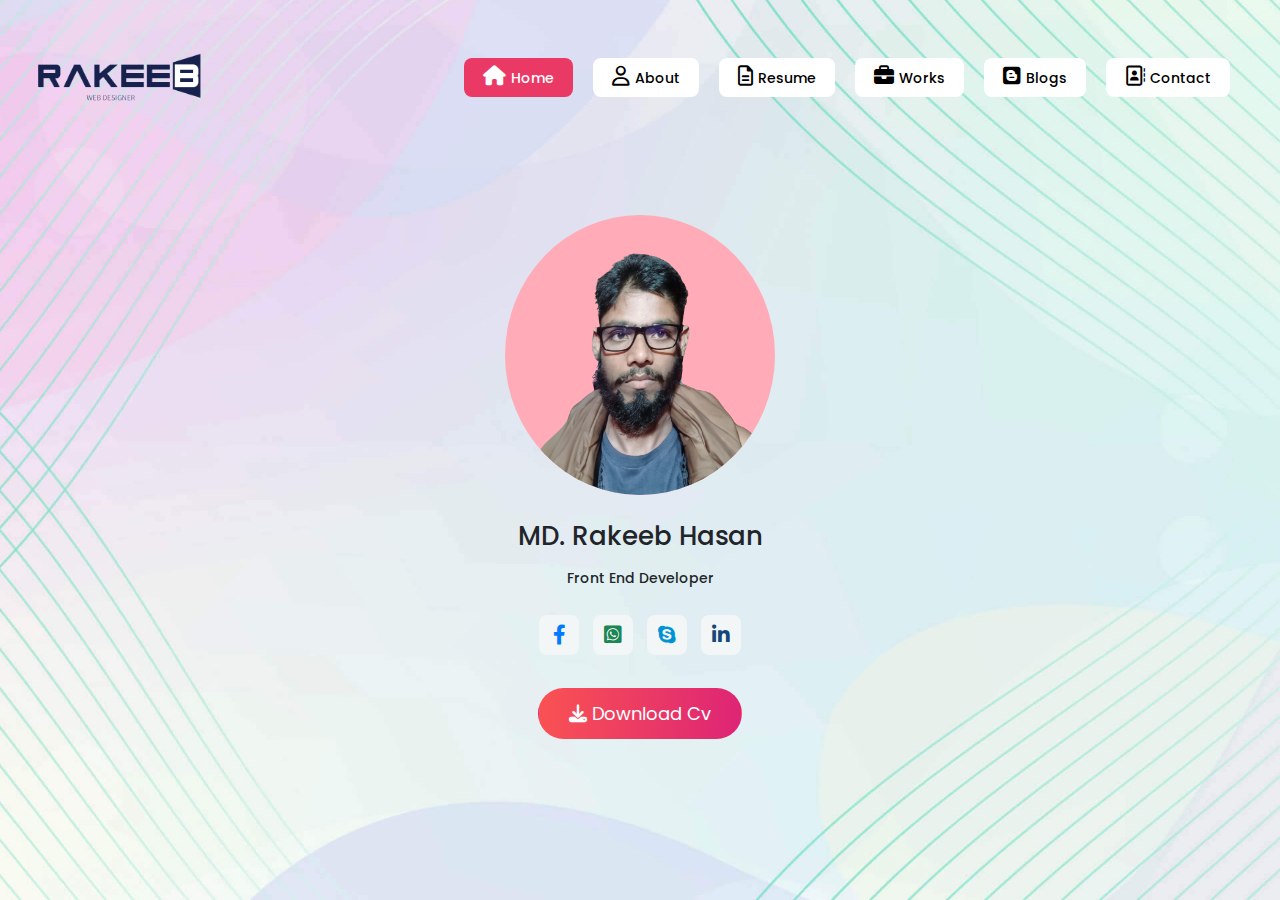
<file: index.html>
<!DOCTYPE html>
<html lang="en">
<head>
	<meta charset="UTF-8">
	<meta name="viewport" content="width=device-width, initial-scale=1.0">
	<link rel="stylesheet" href="css/bootstrap.css">
	<link rel="stylesheet" href="font-awesome/css/all.min.css">
	<title>Protfolio Assignment</title>
	<link rel="stylesheet" href="style.css">
	<link rel="stylesheet" href="css/responsive.css">
</head>
<body>
	<!-- header area start -->
	<div class="body-background">
		<div class="home-page">
			<div class="container">
				<div class="row align-items-center">
					<!-- site logo colunm -->
					<div class="col-4 col-md-2 col-lg-2">
						<div class="site-logo">
							<a href="index.html">
								<img src="images/logo.png" alt="Rakeeb">
							</a>
						</div>
					</div>
					<!-- site menu colunm -->
					<div class="col-8 col-md-10 col-lg-10">
						<div class="mobile-menu-icon">
							<i class="fa-solid fa-bars"></i>
						</div>
						<div class="site-menu-bar">
							<ul>
								<li><a id="active" href="index.html"><i class="fa-solid fa-house"></i>home</a></li>
								<li><a href="about.html"><i class="fa-regular fa-user"></i>about</a></li>
								<li><a href="resume.html"><i class="fa-regular fa-file-lines"></i>resume</a></li>
								<li><a href="work.html"><i class="fa-solid fa-briefcase"></i>works</a></li>
								<li><a href="blogs.html"><i class="fa-brands fa-blogger"></i>blogs</a></li>
								<li><a href="contact.html"><i class="fa-regular fa-address-book"></i>contact</a></li>
							</ul>
						</div>
					</div>
				</div>

				<div class="toggle-menu">
					<ul>
						<li><a href="index.html"><i class="fa-solid fa-house"></i>home</a></li>
						<li><a href="about.html"><i class="fa-regular fa-user"></i>about</a></li>
						<li><a href="resume.html"><i class="fa-regular fa-file-lines"></i>resume</a></li>
						<li><a href="work.html"><i class="fa-solid fa-briefcase"></i>works</a></li>
						<li><a href="blogs.html"><i class="fa-brands fa-blogger"></i>blogs</a></li>
						<li><a href="contact.html"><i class="fa-regular fa-address-book"></i>contact</a></li>
					</ul>
				</div>

				<!-- rakeeb detels area start -->
				<div class="hero-section-area">
					<div class="row align-items-center justify-content-center">
						<div class="col-md-12">
							<div class="hero-dtls">
								<img src="images/style.png" alt="">
								<h2>MD. Rakeeb Hasan</h2>
								<h4>Front End Developer</h4>
								<div class="social-link">
									<ul>
										<li><a target="_blank" href="https://www.facebook.com/mdrakeeb.hasan.9"><i class="fa-brands fa-facebook-f"></i></a></li>
										<li><a target="_blank" href="https://whatsapp.com/dl/code=aHSaXEvCxb"><i class="fa-brands fa-square-whatsapp"></i></a></li>
										<li><a target="_blank" href="https://join.skype.com/invite/WAwe1X8QpvHL"><i class="fa-brands fa-skype"></i></a></li>
										<li><a target="_blank" href="https://www.linkedin.com/in/rakeeb-hasan"><i class="fa-brands fa-linkedin-in"></i></a></li>
									</ul>
								</div>
								<a class="download" href="images/cv.pdf"><i class="fa-solid fa-download"></i>download cv</a>
							</div>
						</div>
					</div>
				</div>
			</div>
		</div>
	</div>
	<!-- header area end -->	

	<script src="js/jquery-3.7.1.js"></script>
	<script src="js/bootstrap.bundle.js"></script>
	<script src="js/jquery.pwstabs.js"></script>
	<script src="js/main.js"></script>
</body>
</html>
</file>
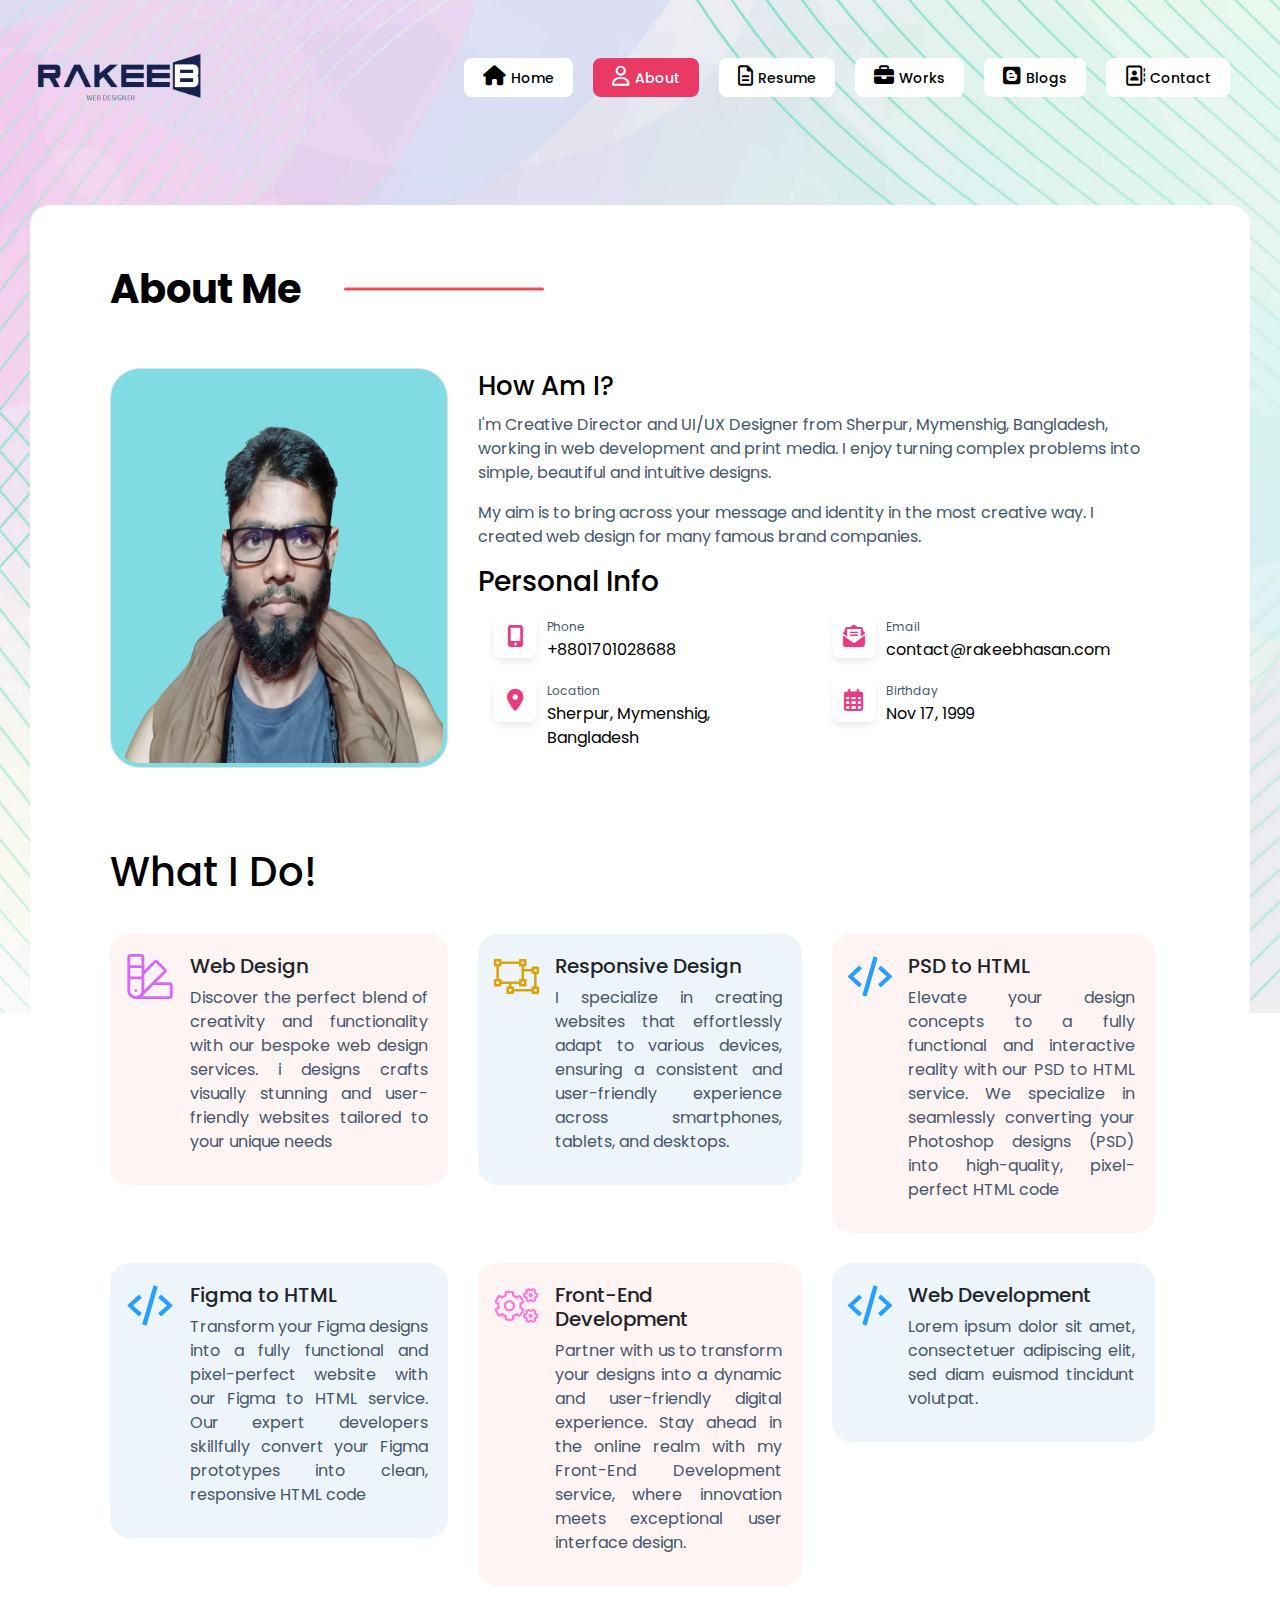
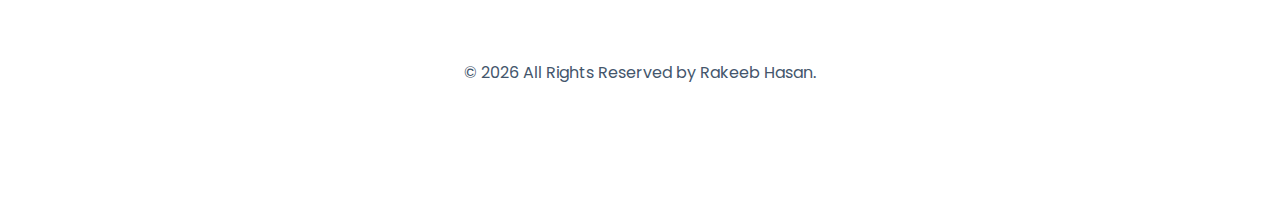
<file: about.html>
<!DOCTYPE html>
<html lang="en">
<head>
	<meta charset="UTF-8">
	<meta name="viewport" content="width=device-width, initial-scale=1.0">
	<link rel="stylesheet" href="css/bootstrap.css">
	<link rel="stylesheet" href="font-awesome/css/all.min.css">
	<title>Protfolio Assignment</title>
	<link rel="stylesheet" href="style.css">
	<link rel="stylesheet" href="css/responsive.css">
</head>
<body>
	<!-- header area start -->
	<div class="body-background">
		<div class="home-page">
			<div class="container">
				<div class="nav-menu">
					<div class="row align-items-center">
						<!-- site logo colunm -->
						<div class="col-4 col-md-2 col-lg-2">
							<div class="site-logo">
								<a href="index.html">
									<img src="images/logo.png" alt="Rakeeb">
								</a>
							</div>
						</div>
						<!-- site menu colunm -->
						<div class="col-8 col-md-10 col-lg-10">
							<div class="mobile-menu-icon">
								<i class="fa-solid fa-bars"></i>
							</div>
							<div class="site-menu-bar">
								<ul>
									<li><a href="index.html"><i class="fa-solid fa-house"></i>home</a></li>
									<li><a id="active" href="about.html"><i class="fa-regular fa-user"></i>about</a></li>
									<li><a href="resume.html"><i class="fa-regular fa-file-lines"></i>resume</a></li>
									<li><a href="work.html"><i class="fa-solid fa-briefcase"></i>works</a></li>
									<li><a href="blogs.html"><i class="fa-brands fa-blogger"></i>blogs</a></li>
									<li><a href="contact.html"><i class="fa-regular fa-address-book"></i>contact</a></li>
								</ul>
							</div>
						</div>
					</div>
				</div>
				<div class="toggle-menu">
					<ul>
						<li><a href="index.html"><i class="fa-solid fa-house"></i>home</a></li>
						<li><a href="about.html"><i class="fa-regular fa-user"></i>about</a></li>
						<li><a href="resume.html"><i class="fa-regular fa-file-lines"></i>resume</a></li>
						<li><a href="work.html"><i class="fa-solid fa-briefcase"></i>works</a></li>
						<li><a href="blogs.html"><i class="fa-brands fa-blogger"></i>blogs</a></li>
						<li><a href="contact.html"><i class="fa-regular fa-address-book"></i>contact</a></li>
					</ul>
				</div>
				

				<!-- about area start -->
				<div class="about-area">
					<div class="container container-pd-rmv">
						<div class="main-about-storage">
							<div class="page-title">
								<h2>About Me</h2>
							</div>
							<!-- rakeeb about deteails area start -->
							<div class="detls-area">
								<div class="row align-items-center">
									<div class="col-md-9 col-lg-4 pl-0">
										<div class="about-me-img">
											<img class="img-fluid img-thumbnail" src="images/style.png" alt="">
										</div>
									</div>
									<div class="col-md-12 col-lg-8">
										<div class="about-me-detls">
											<h4>how am i?</h4>
											<p>I'm Creative Director and UI/UX Designer from Sherpur, Mymenshig, Bangladesh, working in web development and print media. I enjoy turning complex problems into simple, beautiful and intuitive designs.</p>
											<span>My aim is to bring across your message and identity in the most creative way. I created web design for many famous brand companies.</span>
										</div>
										<div class="personal-information">
											<div class="area-title">
												<h3>Personal Info</h3>
											</div>
											<div class="all-information">
												<div class="row">
													<div class="col-md-6 col-lg-6">
														<div class="single-information media">
															<div class="icon">
																<i class="fa-solid fa-mobile-screen-button"></i>
															</div>
															<div class="info">
																<span>Phone</span>
																<a href="callto:+8801701028688">
																	<p>+8801701028688</p>
																</a>
															</div>
														</div>
													</div>
													<div class="col-md-6 col-lg-6">
														<div class="single-information media">
															<div class="icon">
																<i class="fa-solid fa-envelope-open-text"></i>
															</div>
															<div class="info">
																<span>Email</span>
																<a href="mailto:contact@rakeebhasan.com">
																	<p>contact@rakeebhasan.com</p>
																</a>
															</div>
														</div>
													</div>
													<div class="col-md-6 col-lg-6">
														<div class="single-information media">
															<div class="icon">
																<i class="fa-solid fa-location-dot"></i>
															</div>
															<div class="info">
																<span>Location</span>
																<p>Sherpur, Mymenshig, Bangladesh</p>
															</div>
														</div>
													</div>
													<div class="col-md-6 col-lg-6">
														<div class="single-information media">
															<div class="icon">
																<i class="fa-regular fa-calendar-days"></i>
															</div>
															<div class="info">
																<span>Birthday</span>
																<p>Nov 17, 1999</p>
															</div>
														</div>
													</div>
												</div>
											</div>
										</div>
									</div>
								</div>
							</div>
							<!-- rakeeb about deteails area end -->

							<!-- What i do area start -->
							<div class="what-i-do-area">
								<h2>what i do!</h2>
								<div class="all-doing">
									<div class="row">
										<div class="col-md-6 col-lg-6 col-xl-4 pl-0">
											<div class="single-do media">
												<div class="single-do-img">
													<img src="images/design.svg" alt="">
												</div>
												<div class="single-do-text">
													<h4>Web Design</h4>
													<p>Discover the perfect blend of creativity and functionality with our bespoke web design services. i designs crafts visually stunning and user-friendly websites tailored to your unique needs</p>
												</div>
											</div>
										</div>
										<div class="col-md-6 col-lg-6 col-xl-4">
											<div class="single-do media change-bg md-ml-add">
												<div class="single-do-img">
													<img src="images/app-development.svg" alt="">
												</div>
												<div class="single-do-text">
													<h4>Responsive Design</h4>
													<p>I specialize in creating websites that effortlessly adapt to various devices, ensuring a consistent and user-friendly experience across smartphones, tablets, and desktops. </p>
												</div>
											</div>
										</div>
										<div class="col-md-6 col-lg-6 col-xl-4 lg-pdr">
											<div class="single-do media">
												<div class="single-do-img">
													<img src="images/webdev.svg" alt="">
												</div>
												<div class="single-do-text">
													<h4>PSD to HTML</h4>
													<p>Elevate your design concepts to a fully functional and interactive reality with our PSD to HTML service. We specialize in seamlessly converting your Photoshop designs (PSD) into high-quality, pixel-perfect HTML code</p>
												</div>
											</div>
										</div>
										<div class="col-md-6 col-lg-6 col-xl-4 pl-0 lg-pda ">
											<div class="single-do media change-bg margin-left">
												<div class="single-do-img">
													<img src="images/webdev.svg" alt="">
												</div>
												<div class="single-do-text">
													<h4>Figma to HTML</h4>
													<p>Transform your Figma designs into a fully functional and pixel-perfect website with our Figma to HTML service. Our expert developers skillfully convert your Figma prototypes into clean, responsive HTML code</p>
												</div>
											</div>
										</div>
										<div class="col-md-6 col-lg-6 col-xl-4 lg-pdr">
											<div class="single-do media">
												<div class="single-do-img">
													<img src="images/management.svg" alt="">
												</div>
												<div class="single-do-text">
													<h4>Front-End Development</h4>
													<p>Partner with us to transform your designs into a dynamic and user-friendly digital experience. Stay ahead in the online realm with my Front-End Development service, where innovation meets exceptional user interface design.</p>
												</div>
											</div>
										</div>
										<div class="col-md-6 col-lg-6 col-xl-4">
											<div class="single-do media change-bg md-ml-add">
												<div class="single-do-img">
													<img src="images/webdev.svg" alt="">
												</div>
												<div class="single-do-text">
													<h4>Web Development</h4>
													<p>Lorem ipsum dolor sit amet, consectetuer adipiscing elit, sed diam euismod tincidunt volutpat.</p>
												</div>
											</div>
										</div>
									</div>
								</div>
							</div>
							<!-- What i do area end -->
							<!-- copy right area start -->
							<div class="copy-right text-center">
								<p>© <span id="year"></span> All Rights Reserved by Rakeeb Hasan.</p>
							</div>
							<!-- copy right area end -->
						</div>					
					</div>
				</div>
				<!-- about area end -->
			</div>
		</div>
	</div>
	<!-- header area end -->
	
	<script src="js/jquery-3.7.1.js"></script>
	<script src="js/bootstrap.bundle.js"></script>
	<script src="js/jquery.pwstabs.js"></script>
	<script src="js/main.js"></script>
</body>
</html>
</file>
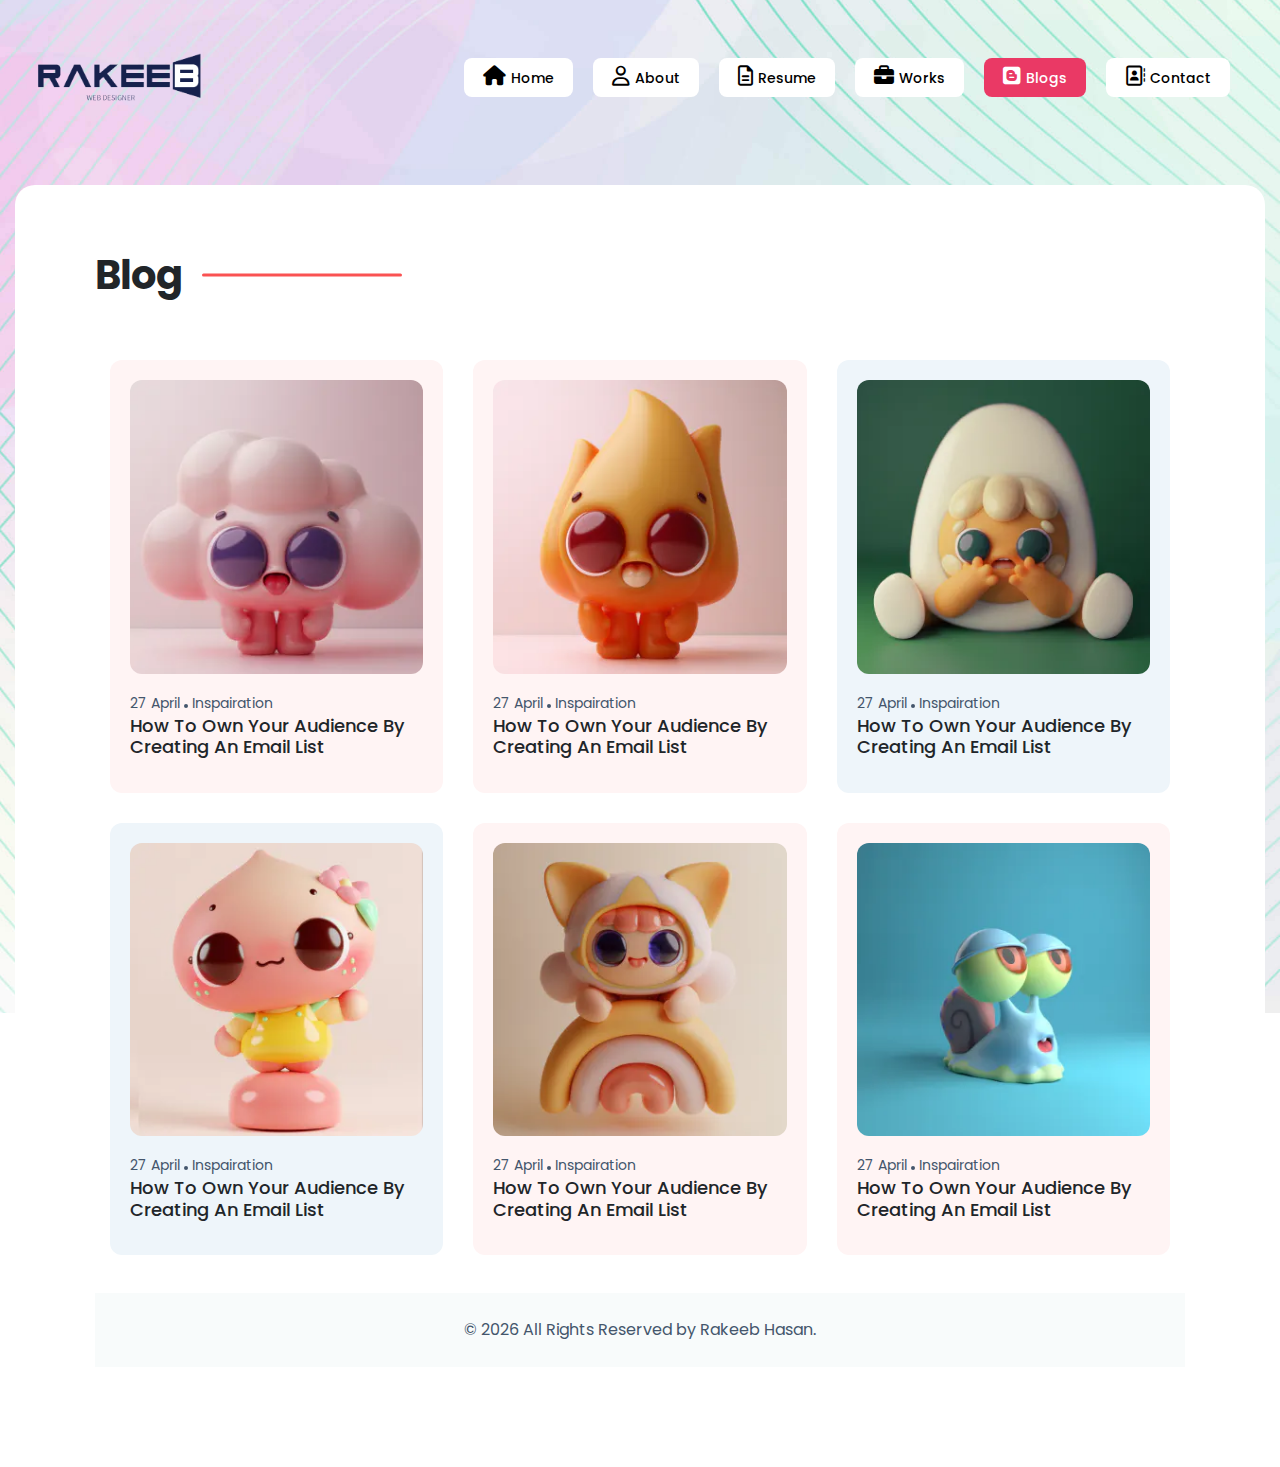
<file: blogs.html>
<!DOCTYPE html>
<html lang="en">
<head>
	<meta charset="UTF-8">
	<meta name="viewport" content="width=device-width, initial-scale=1.0">
	<link rel="stylesheet" href="css/bootstrap.css">
	<link rel="stylesheet" href="font-awesome/css/all.min.css">
	<title>Protfolio Assignment</title>
	<link rel="stylesheet" href="style.css">
	<link rel="stylesheet" href="css/responsive.css">
</head>
<body>
	<!-- header area start -->
	<div class="body-background">
		<div class="home-page">
			<div class="container">
				<div class="nav-menu">
					<div class="row align-items-center">
						<!-- site logo colunm -->
						<div class="col-4 col-md-2 col-lg-2">
							<div class="site-logo">
								<a href="index.html">
									<img src="images/logo.png" alt="Rakeeb">
								</a>
							</div>
						</div>
						<!-- site menu colunm -->
						<div class="col-8 col-md-10 col-lg-10">
							<div class="mobile-menu-icon">
								<i class="fa-solid fa-bars"></i>
							</div>
							<div class="site-menu-bar">
								<ul>
									<li><a href="index.html"><i class="fa-solid fa-house"></i>home</a></li>
									<li><a href="about.html"><i class="fa-regular fa-user"></i>about</a></li>
									<li><a href="resume.html"><i class="fa-regular fa-file-lines"></i>resume</a></li>
									<li><a href="work.html"><i class="fa-solid fa-briefcase"></i>works</a></li>
									<li><a id="active" href="blogs.html"><i class="fa-brands fa-blogger"></i>blogs</a></li>
									<li><a href="contact.html"><i class="fa-regular fa-address-book"></i>contact</a></li>
								</ul>
							</div>
						</div>
					</div>
				</div>
				<div class="toggle-menu">
					<ul>
						<li><a href="index.html"><i class="fa-solid fa-house"></i>home</a></li>
						<li><a href="about.html"><i class="fa-regular fa-user"></i>about</a></li>
						<li><a href="resume.html"><i class="fa-regular fa-file-lines"></i>resume</a></li>
						<li><a href="work.html"><i class="fa-solid fa-briefcase"></i>works</a></li>
						<li><a href="blogs.html"><i class="fa-brands fa-blogger"></i>blogs</a></li>
						<li><a href="contact.html"><i class="fa-regular fa-address-book"></i>contact</a></li>
					</ul>
				</div>
				

				<!-- resume area start -->
				<div class="resume-area">
					<div class="">
						<div class="area-bg">
							<div class="row">
								<div class="row-title">
									<span>blog</span>
								</div>
							</div>

							<!-- all works section area start -->
							<div class="all-blogs mb-2">
								<div class="row">
									<div class="col-xl-4">
										<div class="single-blog">
											<div class="work-img overflow-hidden">
												<img src="images/blog-img-5.webp" alt="">
											</div>
											<ul>
												<li>27 April</li>
												<li><span></span></li>
												<li>Inspairation</li>
											</ul>
											<h3>how to own your audience by creating an email list</h3>
										</div>
									</div>
									<div class="col-xl-4">
										<div class="single-blog">
											<div class="work-img overflow-hidden">
												<img src="images/blog-img-1.webp" alt="">
											</div>
											<ul>
												<li>27 April</li>
												<li><span></span></li>
												<li>Inspairation</li>
											</ul>
											<h3>how to own your audience by creating an email list</h3>
										</div>
									</div>
									<div class="col-xl-4">
										<div class="single-blog blog-bg">
											<div class="work-img overflow-hidden">
												<img src="images/blog-img-2.webp" alt="">
											</div>
											<ul>
												<li>27 April</li>
												<li><span></span></li>
												<li>Inspairation</li>
											</ul>
											<h3>how to own your audience by creating an email list</h3>
										</div>
									</div>
									<div class="col-xl-4">
										<div class="single-blog blog-bg">
											<div class="work-img overflow-hidden">
												<img src="images/blog-img-3.webp" alt="">
											</div>
											<ul>
												<li>27 April</li>
												<li><span></span></li>
												<li>Inspairation</li>
											</ul>
											<h3>how to own your audience by creating an email list</h3>
										</div>
									</div>
									<div class="col-xl-4">
										<div class="single-blog">
											<div class="work-img overflow-hidden">
												<img src="images/blog-img-4.webp" alt="">
											</div>
											<ul>
												<li>27 April</li>
												<li><span></span></li>
												<li>Inspairation</li>
											</ul>
											<h3>how to own your audience by creating an email list</h3>
										</div>
									</div>
									<div class="col-xl-4">
										<div class="single-blog">
											<div class="work-img overflow-hidden">
												<img src="images/blog-img-6.webp" alt="">
											</div>
											<ul>
												<li>27 April</li>
												<li><span></span></li>
												<li>Inspairation</li>
											</ul>
											<h3>how to own your audience by creating an email list</h3>
										</div>
									</div>
									
								</div>
							</div>
							<!-- all works section area start -->

							<!-- copy right area start -->
							<div class="copy-right text-center pt-25 pb-25 footerbg">
								<p>© <span id="year"></span> All Rights Reserved by Rakeeb Hasan.</p>
							</div>
							<!-- copy right area end -->
						</div>
						
					</div>
				</div>
				<!-- resume area end -->
			</div>
		</div>
	</div>
	<!-- header area end -->	

	<script src="js/jquery-3.7.1.js"></script>
	<script src="js/bootstrap.bundle.js"></script>
	<script src="js/jquery.pwstabs.js"></script>
	<script src="js/main.js"></script>
</body>
</html>
</file>
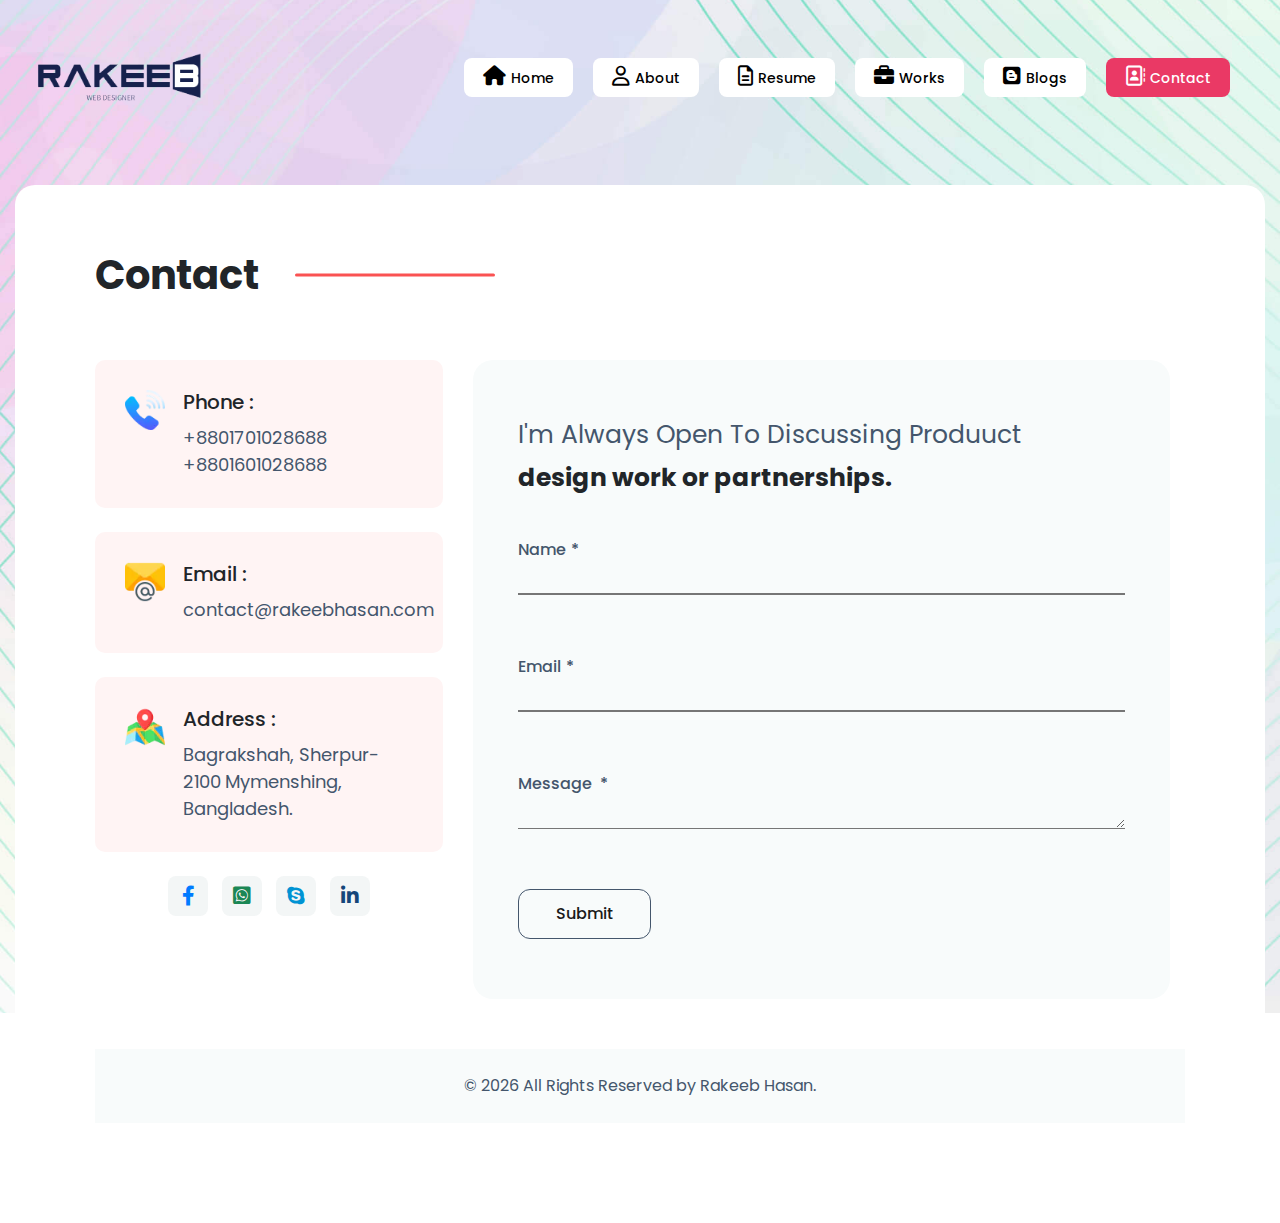
<file: contact.html>
<!DOCTYPE html>
<html lang="en">
<head>
	<meta charset="UTF-8">
	<meta name="viewport" content="width=device-width, initial-scale=1.0">
	<link rel="stylesheet" href="css/bootstrap.css">
	<link rel="stylesheet" href="font-awesome/css/all.min.css">
	<title>Protfolio Assignment</title>
	<link rel="stylesheet" href="style.css">
	<link rel="stylesheet" href="css/responsive.css">
</head>
<body>
	<!-- header area start -->
	<div class="body-background">
		<div class="home-page">
			<div class="container">
				<div class="nav-menu">
					<div class="row align-items-center">
						<!-- site logo colunm -->
						<div class="col-4 col-md-2 col-lg-2">
							<div class="site-logo">
								<a href="index.html">
									<img src="images/logo.png" alt="Rakeeb">
								</a>
							</div>
						</div>
						<!-- site menu colunm -->
						<div class="col-8 col-md-10 col-lg-10">
							<div class="mobile-menu-icon">
								<i class="fa-solid fa-bars"></i>
							</div>
							<div class="site-menu-bar">
								<ul>
									<li><a href="index.html"><i class="fa-solid fa-house"></i>home</a></li>
									<li><a href="about.html"><i class="fa-regular fa-user"></i>about</a></li>
									<li><a href="resume.html"><i class="fa-regular fa-file-lines"></i>resume</a></li>
									<li><a href="work.html"><i class="fa-solid fa-briefcase"></i>works</a></li>
									<li><a href="blogs.html"><i class="fa-brands fa-blogger"></i>blogs</a></li>
									<li><a id="active" href="contact.html"><i class="fa-regular fa-address-book"></i>contact</a></li>
								</ul>
							</div>
						</div>
					</div>
				</div>
				<div class="toggle-menu">
					<ul>
						<li><a href="index.html"><i class="fa-solid fa-house"></i>home</a></li>
						<li><a href="about.html"><i class="fa-regular fa-user"></i>about</a></li>
						<li><a href="resume.html"><i class="fa-regular fa-file-lines"></i>resume</a></li>
						<li><a href="work.html"><i class="fa-solid fa-briefcase"></i>works</a></li>
						<li><a href="blogs.html"><i class="fa-brands fa-blogger"></i>blogs</a></li>
						<li><a href="contact.html"><i class="fa-regular fa-address-book"></i>contact</a></li>
					</ul>
				</div>

				<!-- resume area start -->
				<div class="resume-area">
					<div class="area-bg">
						<div class="row">
							<div class="row-title">
								<span>contact</span>
							</div>
						</div>
						<!-- contact area details start -->
						<div class="contact-area">
							<div class="row">
								<div class="col-xl-4 pad-left">
									<div class="all-contact">
										<div class="single-contact media mb-4">
											<div class="contact-icon">
												<img src="images/phone-call.webp" alt="">
											</div>
											<div class="contact-info">
												<h3>Phone :</h3>
												<a href="callto:+8801701028688">
													<p>+8801701028688</p>
												</a>
												<a href="callto:+8801601028688">
													<p>+8801601028688</p>
												</a>
											</div>
										</div>
										<div class="single-contact m-left media mb-4">
											<div class="contact-icon">
												<img src="images/email-icon.webp" alt="">
											</div>
											<div class="contact-info">
												<h3>Email :</h3>
												<a href="emailto:contact@rakeebhasan.com">
													<p>contact@rakeebhasan.com</p>
												</a>
											</div>
										</div>
										<div class="single-contact media mb-4">
											<div class="contact-icon">
												<img src="images/map-icon.webp" alt="">
											</div>
											<div class="contact-info">
												<h3>Address :</h3>
												<span>Bagrakshah, Sherpur-2100</span>
												<span>Mymenshing, Bangladesh.</span>
											</div>
										</div>
										<div class="contact-social-link">
											<ul>
												<li><a target="_blank" href="https://www.facebook.com/mdrakeeb.hasan.9"><i class="fa-brands fa-facebook-f"></i></a></li>
												<li><a target="_blank" href="https://whatsapp.com/dl/code=aHSaXEvCxb"><i class="fa-brands fa-square-whatsapp"></i></a></li>
												<li><a target="_blank" href="https://join.skype.com/invite/WAwe1X8QpvHL"><i class="fa-brands fa-skype"></i></a></li>
												<li><a target="_blank" href="https://www.linkedin.com/in/rakeeb-hasan"><i class="fa-brands fa-linkedin-in"></i></a></li>
											</ul>
										</div>
									</div>
								</div>
								<div class="col-xl-8 pafleft">
									<div class="contact-form">
										<div class="form-title">
											<h5>I'm always open to discussing produuct</h5>
											<h4>design work or partnerships.</h4>
											<form action="">
												<div class="form-input">
													<label for="">Name</label>
													<input type="text">
												</div>
												<div class="form-input">
													<label for="">Email</label>
													<input type="email">
												</div>
												<div class="form-input">
													<label for="">Message</label>
													<textarea rows="0"></textarea>
												</div>
												<input type="submit" value="Submit">
											</form>
										</div>
									</div>
								</div>
							</div>
						</div>
						<!-- contact area details end -->
						
						<!-- copy right area start -->
						<div class="copy-right text-center pt-25 pb-25 footerbg">
							<p>© <span id="year"></span> All Rights Reserved by Rakeeb Hasan.</p>
						</div>
						<!-- copy right area end -->						
					</div>
				</div>
				<!-- resume area end -->
			</div>
		</div>
	</div>
	<!-- header area end -->	

	<script src="js/jquery-3.7.1.js"></script>
	<script src="js/bootstrap.bundle.js"></script>
	<script src="js/jquery.pwstabs.js"></script>
	<script src="js/main.js"></script>
</body>
</html>
</file>
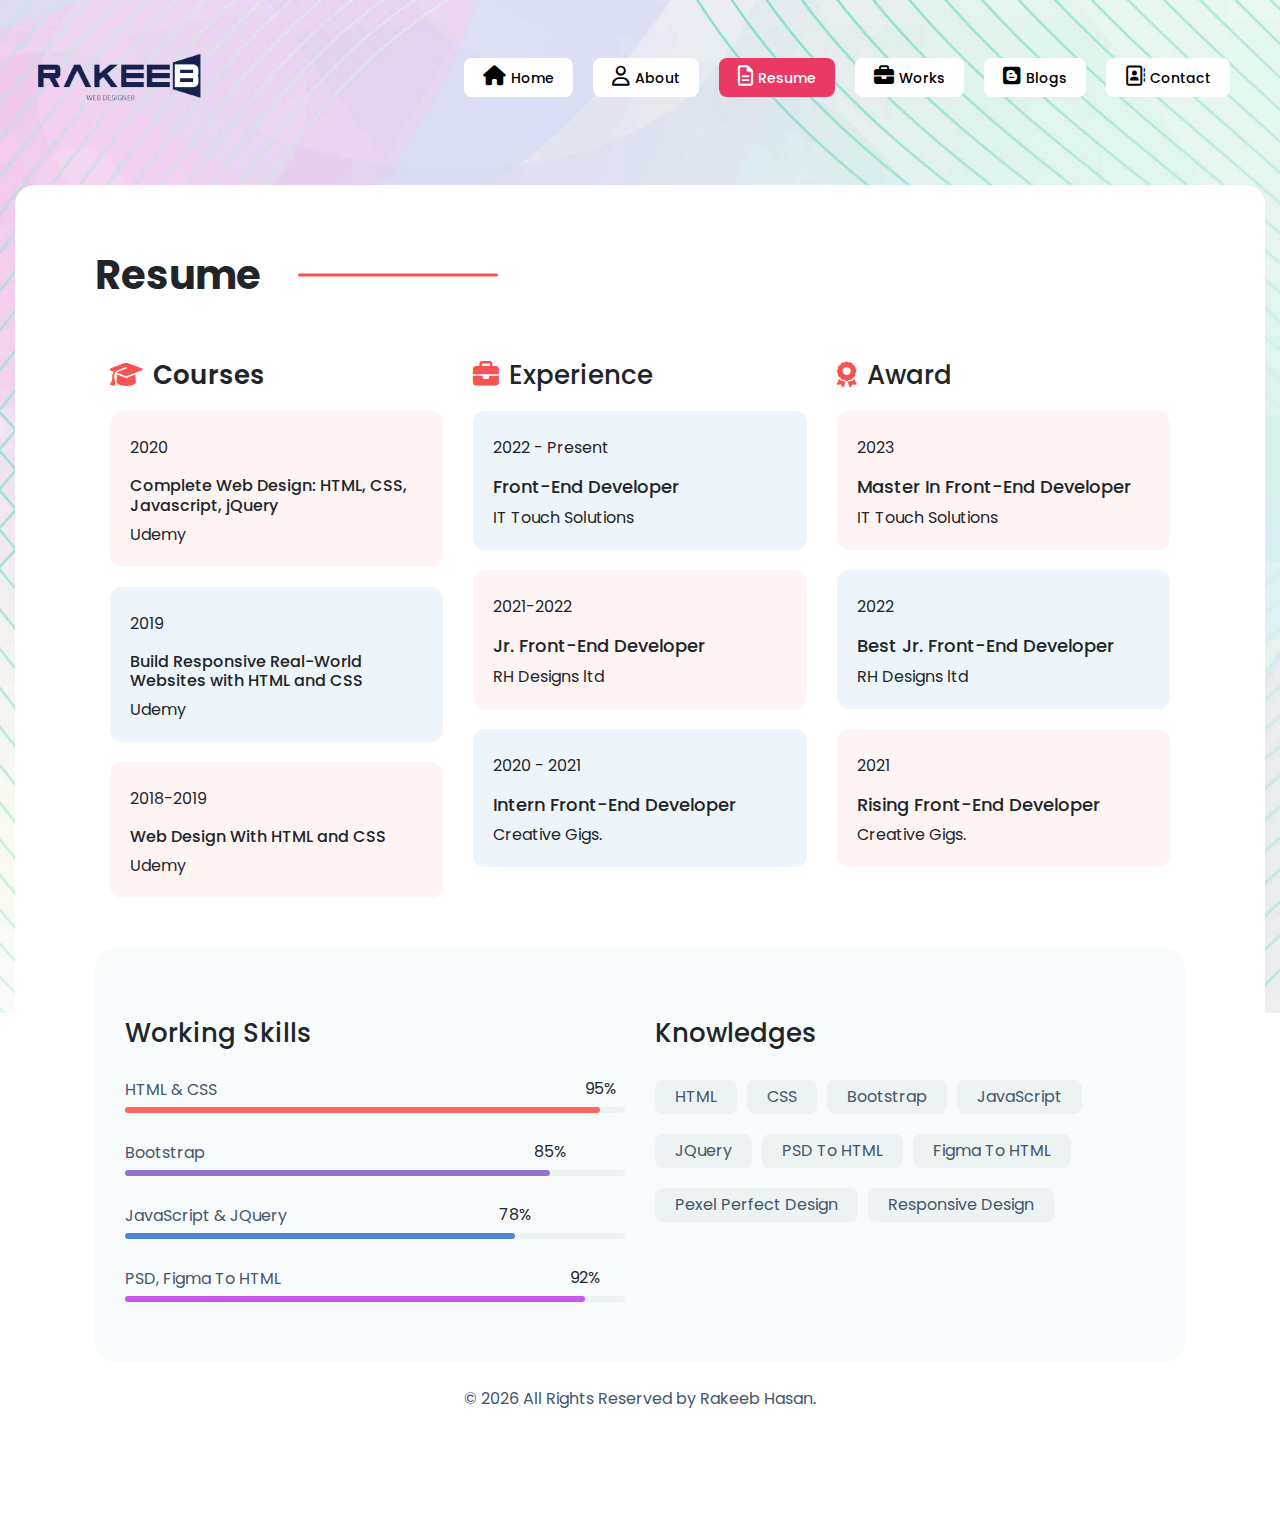
<file: resume.html>
<!DOCTYPE html>
<html lang="en">
<head>
	<meta charset="UTF-8">
	<meta name="viewport" content="width=device-width, initial-scale=1.0">
	<link rel="stylesheet" href="css/bootstrap.css">
	<link rel="stylesheet" href="font-awesome/css/all.min.css">
	<title>Protfolio Assignment</title>
	<link rel="stylesheet" href="style.css">
	<link rel="stylesheet" href="css/responsive.css">
</head>
<body>
	<!-- header area start -->
	<div class="body-background">
		<div class="home-page">
			<div class="container">
				<div class="nav-menu">
					<div class="row align-items-center">
						<!-- site logo colunm -->
						<div class="col-4 col-md-2 col-lg-2">
							<div class="site-logo">
								<a href="index.html">
									<img src="images/logo.png" alt="Rakeeb">
								</a>
							</div>
						</div>
						<!-- site menu colunm -->
						<div class="col-8 col-md-10 col-lg-10">
							<div class="mobile-menu-icon">
								<i class="fa-solid fa-bars"></i>
							</div>
							<div class="site-menu-bar">
								<ul>
									<li><a href="index.html"><i class="fa-solid fa-house"></i>home</a></li>
									<li><a href="about.html"><i class="fa-regular fa-user"></i>about</a></li>
									<li><a id="active" href="resume.html"><i class="fa-regular fa-file-lines"></i>resume</a></li>
									<li><a href="work.html"><i class="fa-solid fa-briefcase"></i>works</a></li>
									<li><a href="blogs.html"><i class="fa-brands fa-blogger"></i>blogs</a></li>
									<li><a href="contact.html"><i class="fa-regular fa-address-book"></i>contact</a></li>
								</ul>
							</div>
						</div>
					</div>
				</div>
				<div class="toggle-menu">
					<ul>
						<li><a href="index.html"><i class="fa-solid fa-house"></i>home</a></li>
						<li><a href="about.html"><i class="fa-regular fa-user"></i>about</a></li>
						<li><a href="resume.html"><i class="fa-regular fa-file-lines"></i>resume</a></li>
						<li><a href="work.html"><i class="fa-solid fa-briefcase"></i>works</a></li>
						<li><a href="blogs.html"><i class="fa-brands fa-blogger"></i>blogs</a></li>
						<li><a href="contact.html"><i class="fa-regular fa-address-book"></i>contact</a></li>
					</ul>
				</div>
				

				<!-- resume area start -->
				<div class="resume-area">
					<div class="">
						<div class="area-bg">
							<div class="row">
								<div class="row-title">
									<span>resume</span>
								</div>
							</div>
							<!-- education-experiance-award start -->
							<div class="education-experiance-award">
								<div class="row margin-bottom">
									<div class="col-md-6 col-lg-6 col-xl-4">
										<div class="education-column">
											<h4><i class="fa-solid fa-graduation-cap"></i>Courses</h4>
											<div class="single-education-3 educations">
												<p>2020</p>
												<h4>Complete Web Design: HTML, CSS, Javascript, jQuery</h4>
												<span>Udemy</span>
											</div>
											<div class="single-education-2 educations">
												<p>2019</p>
												<h4>Build Responsive Real-World Websites with HTML and CSS</h4>
												<span>Udemy</span>
											</div>
											<div class="single-education-1 educations">
												<p>2018-2019</p>
												<h4>Web Design With HTML and CSS</h4>
												<span>Udemy</span>
											</div>																						
										</div>
									</div>
									<div class="col-md-6 col-lg-6 col-xl-4">
										<div class="ecperiance-column">
											<h4><i class="fa-solid fa-briefcase"></i>experience</h4>
											<div class="single-experiance-1 experiance">
												<p>2022 - Present</p>
												<h4>Front-End Developer</h4>
												<span>IT Touch Solutions</span>
											</div>
											<div class="single-experiance-2 experiance">
												<p>2021-2022</p>
												<h4>Jr. Front-End Developer</h4>
												<span>RH Designs ltd</span>
											</div>
											<div class="single-experiance-1 experiance">
												<p>2020 - 2021</p>
												<h4>Intern Front-End Developer</h4>
												<span>Creative Gigs.</span>
											</div>
										</div>
									</div>
									<div class="col-md-6 col-lg-6 col-xl-4">
										<div class="award-column">
											<h4><i class="fa-solid fa-award"></i>award</h4>
											<div class="single-experiance-2 experiance">
												<p>2023</p>
												<h4>Master in Front-End Developer</h4>
												<span>IT Touch Solutions</span>
											</div>
											<div class="single-experiance-1 experiance">
												<p>2022</p>
												<h4>Best Jr. Front-End Developer</h4>
												<span>RH Designs ltd</span>
											</div>
											<div class="single-experiance-2 experiance">
												<p>2021</p>
												<h4>Rising Front-End Developer</h4>
												<span>Creative Gigs.</span>
											</div>
										</div>
									</div>
								</div>
							</div>
							<!-- education-experiance-award end -->

							<!-- skills and Knowledges area start -->
							<div class="skill-knowledges-area">
								<div class="container">
									<div class="row">
										<div class="col-lg-6">
											<div class="skills-area">
												<h4>Working Skills</h4>
												<div class="all-skills">
													<div class="single-skil">
														<h3>HTML & CSS</h3>
														<div class="skill-bg">
															<div class="skill-clr" per="95%" style="max-width: 95%;background: #FF6464;"></div>
														</div>
													</div>
													<div class="single-skil">
														<h3>Bootstrap</h3>
														<div class="skill-bg">
															<div class="skill-clr" per="85%" style="max-width: 85%;background: #9272D4;"></div>
														</div>
													</div>
													<div class="single-skil">
														<h3>JavaScript & jQuery</h3>
														<div class="skill-bg">
															<div class="skill-clr" per="78%" style="max-width: 78%; background: #5185D4;"></div>
														</div>
													</div>
													<div class="single-skil">
														<h3>PSD, Figma to HTML</h3>
														<div class="skill-bg">
															<div class="skill-clr" per="92%" style="max-width: 92%;background: #CA56F2;"></div>
														</div>
													</div>
												</div>
											</div>
											
										</div>
										<!-- knowledge column -->
										<div class="col-lg-6">
											<div class="my-knowledge">
												<h4>Knowledges</h4>
												<ul>
													<li><a href="">HTML</a></li>
													<li><a href="">CSS</a></li>
													<li><a href="">Bootstrap</a></li>
													<li><a href="">JavaScript</a></li>
													<li><a href="">jQuery</a></li>
													<li><a href="">PSD to HTML</a></li>
													<li><a href="">Figma to HTML</a></li>													
													<li><a href="">Pexel Perfect Design</a></li>
													<li><a href="">Responsive Design</a></li>
												</ul>
											</div>
										</div>
									</div>
								</div>
							</div>
							<!-- rakeeb skills and Knowledges area end -->

							<!-- copy right area start -->
							<div class="copy-right text-center">
								<p>© <span id="year"></span> All Rights Reserved by Rakeeb Hasan.</p>
							</div>
							<!-- copy right area end -->
						</div>
					</div>
				</div>
				<!-- resume area end -->
			</div>
		</div>
	</div>
	<!-- header area end -->	

	<script src="js/jquery-3.7.1.js"></script>
	<script src="js/bootstrap.bundle.js"></script>
	<script src="js/jquery.pwstabs.js"></script>
	<script src="js/main.js"></script>
</body>
</html>
</file>
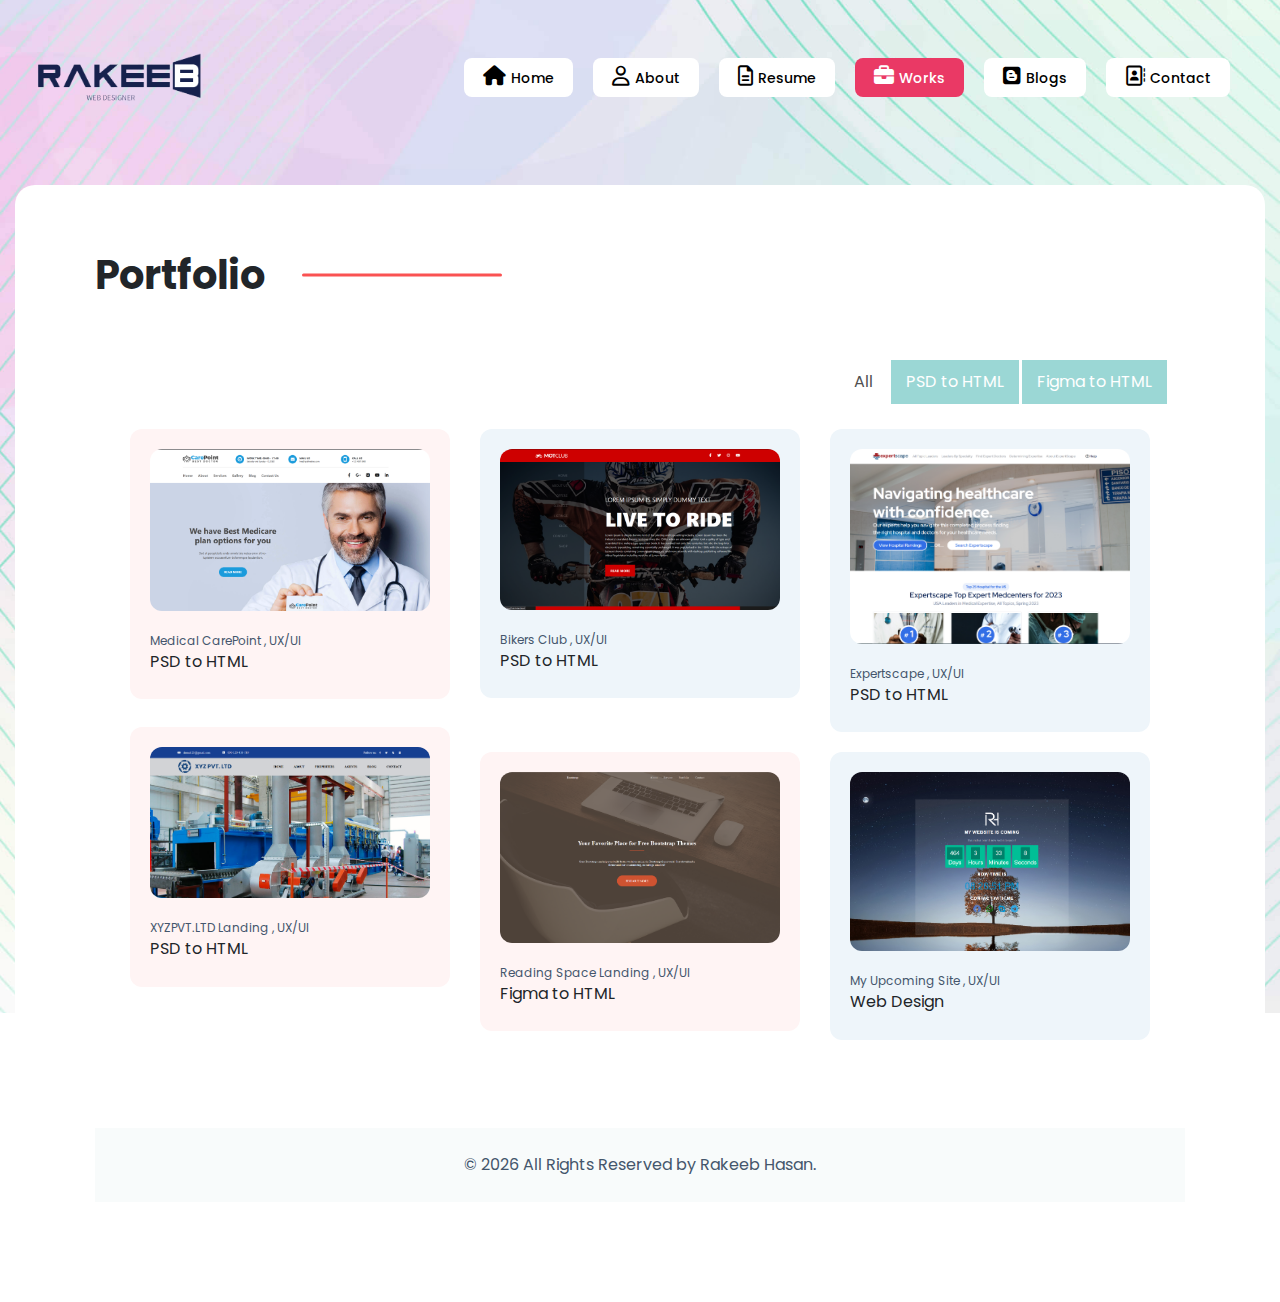
<file: work.html>
<!DOCTYPE html>
<html lang="en">
<head>
	<meta charset="UTF-8">
	<meta name="viewport" content="width=device-width, initial-scale=1.0">
	<link rel="stylesheet" href="css/bootstrap.css">
	<link rel="stylesheet" href="font-awesome/css/all.min.css">
	<link rel="stylesheet" href="css/jquery.pwstabs.css">
	<title>Protfolio Assignment</title>
	<link rel="stylesheet" href="style.css">
	<link rel="stylesheet" href="css/responsive.css">
</head>
<body>
	<!-- header area start -->
	<div class="body-background">
		<div class="home-page">
			<div class="container">
				<div class="nav-menu">
					<div class="row align-items-center">
						<!-- site logo colunm -->
						<div class="col-4 col-md-2 col-lg-2">
							<div class="site-logo">
								<a href="index.html">
									<img src="images/logo.png" alt="Rakeeb">
								</a>
							</div>
						</div>
						<!-- site menu colunm -->
						<div class="col-8 col-md-10 col-lg-10">
							<div class="mobile-menu-icon">
								<i class="fa-solid fa-bars"></i>
							</div>
							<div class="site-menu-bar">
								<ul>
									<li><a href="index.html"><i class="fa-solid fa-house"></i>home</a></li>
									<li><a href="about.html"><i class="fa-regular fa-user"></i>about</a></li>
									<li><a href="resume.html"><i class="fa-regular fa-file-lines"></i>resume</a></li>
									<li><a id="active" href="work.html"><i class="fa-solid fa-briefcase"></i>works</a></li>
									<li><a href="blogs.html"><i class="fa-brands fa-blogger"></i>blogs</a></li>
									<li><a href="contact.html"><i class="fa-regular fa-address-book"></i>contact</a></li>
								</ul>
							</div>
						</div>
					</div>
				</div>
				<div class="toggle-menu">
					<ul>
						<li><a href="index.html"><i class="fa-solid fa-house"></i>home</a></li>
						<li><a href="about.html"><i class="fa-regular fa-user"></i>about</a></li>
						<li><a href="resume.html"><i class="fa-regular fa-file-lines"></i>resume</a></li>
						<li><a href="work.html"><i class="fa-solid fa-briefcase"></i>works</a></li>
						<li><a href="blogs.html"><i class="fa-brands fa-blogger"></i>blogs</a></li>
						<li><a href="contact.html"><i class="fa-regular fa-address-book"></i>contact</a></li>
					</ul>
				</div>
				

				<!-- resume area start -->
				<div class="resume-area">
					
						<div class="area-bg">
							<div class="row">
								<div class="row-title">
									<span>portfolio</span>
								</div>
							</div>

							<!-- <div class="filter-menu">
								<ul>
									<li><a href="">all</a></li>
									<li><a href="">mocup</a></li>
									<li><a href="">grapic design</a></li>
									<li><a href="">logo</a></li>
								</ul>
							</div> -->

							<!-- all works area start -->
							<div class="all-work mb-5">
								<div class="demo">
									<div data-pws-tab="tab1" data-pws-tab-name="All">
									  <div class="row">
										  <div class="col-md-6 col-xl-4">
											  <div class="single-work marginbtm">
												  <div class="overflow-hidden">
													  <img src="images/project-1.png" alt="">
												  </div>
												  <span>Medical CarePoint , UX/UI</span>
												  <h4>PSD to HTML</h4>
											  </div>
										  </div>
										  <div class="col-md-6 col-xl-4">
											  <div class="single-work marginbtm single-bg">
												  <div class="overflow-hidden">
													  <img src="images/project-2.png" alt="">
												  </div>
												  <span>Bikers Club , UX/UI</span>
												  <h4>PSD to HTML</h4>
											  </div>
										  </div>
										  <div class="col-md-6 col-xl-4">
											  <div class="single-work marginbtm marrestop single-bg">
												  <div class="overflow-hidden">
													  <img src="images/project-3.png" alt="">
												  </div>
												  <span>Expertscape , UX/UI</span>
												  <h4>PSD to HTML</h4>
											  </div>
										  </div>
										  <div class="col-md-6 col-xl-4">
											  <div class="single-work marginbtm martop">
												  <div class="overflow-hidden">
													  <img src="images/project-4.png" alt="">
												  </div>
												  <span>XYZPVT.LTD Landing , UX/UI</span>
												  <h4>PSD to HTML</h4>
											  </div>
										  </div>
										  <div class="col-md-6 col-xl-4">
											  <div class="single-work marginbtm martop2">
												  <div class="overflow-hidden">
													  <img src="images/project-5.png" alt="">
												  </div>
												  <span>Reading Space Landing , UX/UI</span>
												  <h4>Figma to HTML</h4>
											  </div>
										  </div>
										  <div class="col-md-6 col-xl-4">
											  <div class="single-work marginbtm single-bg">
												  <div class="overflow-hidden">
													  <img src="images/project-6.png" alt="">
												  </div>
												  <span>My Upcoming Site , UX/UI</span>
												  <h4>Web Design</h4>
											  </div>
										  </div>
									  </div>
									</div>
									
									<div data-pws-tab="tab2" data-pws-tab-name="PSD to HTML"> 
									  <div class="row">
										  <div class="col-md-6 col-xl-4">
											  <div class="single-work marginbtm">
												  <div class="overflow-hidden">
													  <img src="images/project-1.png" alt="">
												  </div>
												  <span>Medical CarePoint , UX/UI</span>
												  <h4>PSD to HTML</h4>
											  </div>
										  </div>
										  <div class="col-md-6 col-xl-4">
											  <div class="single-work marginbtm single-bg">
												  <div class="overflow-hidden">
													  <img src="images/project-2.png" alt="">
												  </div>
												  <span>Bikers Club , UX/UI</span>
												  <h4>PSD to HTML</h4>
											  </div>
										  </div>
										  <div class="col-md-6 col-xl-4">
											  <div class="single-work marginbtm marrestop single-bg">
												  <div class="overflow-hidden">
													  <img src="images/project-3.png" alt="">
												  </div>
												  <span>Expertscape , UX/UI</span>
												  <h4>PSD to HTML</h4>
											  </div>
										  </div>
										  <div class="col-md-6 col-xl-4">
											  <div class="single-work marginbtm martop">
												  <div class="overflow-hidden">
													  <img src="images/project-4.png" alt="">
												  </div>
												  <span>XYZPVT.LTD Landing , UX/UI</span>
												  <h4>PSD to HTML</h4>
											  </div>
										  </div>
									  </div>
									</div>
								  
									<div data-pws-tab="tab3" data-pws-tab-name="Figma to HTML"> 
									  <div class="row">
										  <div class="col-md-6 col-xl-4">
											  <div class="single-work marginbtm martop2">
												  <div class="overflow-hidden">
													  <img src="images/project-5.png" alt="">
												  </div>
												  <span>Reading Space Landing , UX/UI</span>
												  <h4>Figma to HTML</h4>
											  </div>
										  </div>
										  <div class="col-md-6 col-xl-4">
											  <div class="single-work marginbtm single-bg">
												  <div class="overflow-hidden">
													  <img src="images/project-6.png" alt="">
												  </div>
												  <span>My Upcoming Site , UX/UI</span>
												  <h4>Web Design</h4>
											  </div>
										  </div>
									  </div>
									</div>
								   </div>								
							</div>
							<!-- all works area end -->
							

							<!-- copy right area start -->
							<div class="copy-right text-center pt-25 pb-25 footerbg">
								<p>© <span id="year"></span> All Rights Reserved by Rakeeb Hasan.</p>
							</div>
							<!-- copy right area end -->
						</div>
				</div>
				<!-- resume area end -->
			</div>
		</div>
	</div>
	<!-- header area end -->

	<script src="js/jquery-3.7.1.js"></script>
	<script src="js/bootstrap.bundle.js"></script>
	<script src="js/jquery.pwstabs.js"></script>
	<script src="js/main.js"></script>
</body>
</html>
</file>
<file: style.css>
@import url('https://fonts.googleapis.com/css2?family=Poppins:wght@400;500;600;700;800;900&display=swap');

* {
	box-sizing: border-box;
}

body {
	font-family: 'Poppins', sans-serif;
}

.pl-0 {
	padding-left: 0 !important;
}


/* home page design start */

/* header area css start */
.body-background {
	background: url('images/background.jpg');
	background-size: cover;
	background-position: center;
	background-repeat: no-repeat;
	background-attachment: fixed;
	min-height: 100vh;
}

.home-page {
	padding-top: 50px;
}

.site-logo a img {
	width: 100%;
}

.mobile-menu-icon {
	display: none;
}

.site-menu-bar ul {
	padding: 0;
	margin: 0;
	list-style: none;
	font-size: 0;
	text-align: right;
}

.site-menu-bar ul li {
	display: inline-block;
	margin-right: 20px;
}

.site-menu-bar ul li i {
	font-size: 20px;
	display: inline-block;
	margin-right: 5px;
}

.site-menu-bar ul li a {
	color: #000;
	font-size: 14px;
	font-weight: 500;
	text-decoration: none;
	text-transform: capitalize;
	display: inline-block;
	padding: 8px 19px;
	border-radius: 8px;
	background: #fff;
}

.site-menu-bar ul li a:hover, #active {
	background: #EA3965;
	color: #fff;
}
/* header area css end */

/* hero area css start */
.hero-dtls {
	text-align: center;
}

.hero-dtls img {
	max-width: 280px;
	max-height: 280px;
	border-radius: 50%;
	object-fit: cover;
	background: #FFABB8;
	margin-top: 110px;
}

.hero-dtls h2{
	font-size: 26px;
	font-weight: 500;
	margin-top: 26px;
	margin-bottom: 0;
} 

.hero-dtls h4 {
	font-size: 14px;
	font-weight: 500;
	margin-top: 18px;
	margin-bottom: 28px;
}

.social-link {
	margin-bottom: 45px;
}

.hero-dtls .social-link ul {
	margin: 0;
	padding: 0;
	list-style: none;
	font-size: 0;
}

.hero-dtls .social-link ul li {
	display: inline-block;
	margin-right: 14px;
}

.hero-dtls .social-link ul li:last-child {
	margin-right: 0;
}

.hero-dtls .social-link ul li a {
	font-size: 20px;
	width: 40px;
	height: 40px;
	background: #f3f6f6;
	border-radius: 8px;
	display: block;
	line-height: 40px;	
}

.fa-twitter {
	color: #1C9CEA;
}

.fa-instagram {
	color:#e12a72
}

.fa-linkedin-in {
	color:#144679;
}

.hero-dtls .social-link ul li a:hover {
	background: #e12a72;
	color: #fff;
}

.hero-dtls .social-link ul li a:hover .fa-twitter,
.hero-dtls .social-link ul li a:hover .fa-instagram,
.hero-dtls .social-link ul li a:hover .fa-linkedin-in {
	color: #fff;
}

.hero-dtls .download {
	font-size: 18px;
	font-weight: 400;
	text-transform: capitalize;
	color: var(--common-white);
	background: linear-gradient(97deg,#fa5252,#dd2476);
	padding: 12px 30px;
	border-radius: 10px;
	border: 1px solid transparent;
	transition: .3s;
	color: #fff;
	text-decoration: none;
	border-radius: 30px;
	margin-top: 25px;
}

.fa-download {
	margin-right: 5px;
}

/* hero area css end */

/* home page design end */






/* resume page css start */
.area-bg {
	background: #fff;
	padding-top: 60px;
	padding-right: 80px;
	padding-left: 80px;
	margin-top: 80px;
	border-radius: 20px;
}

.row-title {
	height: 115px;

}

.row-title span {
	font-size: 40px;
	font-weight: 700;
	margin-top: 0;
	margin-bottom: 15px;
	text-transform: capitalize;
	position: relative;
	
}

.row-title span::after {
	content: '';
	display: block;
	clear: both;
	position: absolute;
    width: 200px;
    height: 3px;
    background-color: #fa5252;
    left: 122%;
    top: 50%;
    transform: translateY(-50%);
    border-radius: 5px;
    margin-bottom: 30px;
}

.margin-bottom {
	padding-bottom: 50px;
}

/* education experiance award area css start */

.educations,
.experiance {
	margin-top: 20px;
}

.education-column h4 {
	font-size: 26px;
	font-weight: 600;
}

.education-column h4 i {
	margin-right: 10px;
	color: #fa5252;
}

.single-education-1,
.single-education-3 {
	background: #FFF4F4;
	border-radius: 12px;
  	padding: 25px 20px 20px;
}

.single-education-2 {
	background: #EEF5FA;
	border-radius: 12px;
  	padding: 25px 20px 20px;
}

.single-education-1 h4,
.single-education-2 h4,
.single-education-3 h4 {
	font-size: 16px;
	font-weight: 500;
	margin-top: 0;
}

.single-education-3,
.single-experiance-3 {
	margin-bottom: 20px;
}

.ecperiance-column h4,
.award-column h4 {
	font-size: 26px;
	font-weight: 500;
	text-transform: capitalize;
}

.ecperiance-column h4 i,
.award-column h4 i {
	margin-right: 10px;
	color: #fa5252;
}

.single-experiance-1,
.single-experiaactivence-3 {
	border-radius: 12px;
  	padding: 25px 20px 20px;
  	background: #EEF5FA;	
}

.single-experiance-2 {
	border-radius: 12px;
  	padding: 25px 20px 20px;
  	background: #FFF4F4;
}

.single-experiance-1 h4,
.single-experiance-2 h4,
.single-experiance-3 h4 {
	font-size: 18px;
	font-weight: 500;
	margin-top: 0;
}

.single-experiance-3 p {
  margin-bottom: 14px;
}
/* education experiance award area css end */


/* skill area css start */

.skill-knowledges-area {
	padding-top: 70px;
	padding-bottom: 60px;
	background: #F8FBFB;
	border-radius: 20px;
}

.skills-area h4 {
	font-size: 26px;
	font-weight: 500;
}

.single-skil {
	margin-top: 30px;
}

.single-skil h3 {
	font-size: 16px;
	font-weight: 400;
	color: #44566C;
	text-transform: capitalize;
}

.skill-bg {
	height: 6px;
	border-radius: 6px;
	background: #EDF2F2;
}

.skill-clr {
	height: 6px;
	border-radius: 6px;
	position: relative;
	animation: fillBars 3s 1;
}

.skill-clr::before {
	content: attr(per);
	position: absolute;
	right: 0;
	top: -30px;
	transform: translateX(50%);
}

@keyframes fillBars {
	from{
		width: 0;
	}
	to{
		width: 100%;
	}
}


.my-knowledge h4 {
	font-size: 26px;
	font-weight: 500;
}

.my-knowledge ul {
	padding: 0;
	margin: 0;
	list-style: none;
	font-size: 0;
	margin-top: 30px;
}

.my-knowledge ul li {
	display: inline-block;
	margin: 0 10px 20px 0;
}

.my-knowledge ul li a {
	font-size: 16px;
	padding: 5px 20px;
	font-weight: 400;
	text-decoration: none;
	text-transform: capitalize;
	color: #44566C;
	display: block;
	background: #EDF2F2;
	border-radius: 8px;
}

.copy-right {
	padding: 25px 0;
}

.copy-right p {
	margin: 0;
	color: #44566C;
	font-size: 16px;
	font-weight: 400;
}

/* skill area css end */

/* resume page css end */


/* about page style start */

/* about area css start */
.about-area {
	margin-top: 100px;
}

.main-about-storage {
	padding-right: 80px;
	padding-left: 80px;
	padding-top: 60px;
	background: #fff;
	border-radius: 20px;
}

.page-title h2 {
	font-size: 40px;
	font-weight: 700;
	color: #000000;
	position: relative;
	display: inline-block;
	margin-bottom: 55px;
}

.page-title h2::after {
	content: "";
  position: absolute;
  width: 200px;
  height: 3px;
  background-color: #F54A59;
  left: 122%;
  top: 50%;
  transform: translateY(-50%);
  border-radius: 5px;
  margin-bottom: 30px;
}

.detls-area {
	padding-bottom: 80px;
}

.img-thumbnail {
	background: #80DCE2 !important;
	border-radius: 30px !important;
	height: 400px;
	width: 100%;
}

.about-me-detls h4 {
	font-size: 26px;
	font-weight: 500;
	text-transform: capitalize;
	color: #000;
	margin-bottom: 11px;
}

.about-me-detls p {
	font-size: 16px;
	font-weight: 400;
	color: #44566C;
}

.about-me-detls span {
	font-size: 16px;
	font-weight: 400;
	color: #44566C;
	margin-bottom: 16px;
	display: block;
}

.area-title h3 {
	font-size: 28px;
	font-weight: 500;
	color: #000;
	margin-bottom: 15px;
}

.info span {
	font-size: 12px;
	font-weight: 400;
	color: #44566C;
}

.info p {
	font-size: 16px;
	font-weight: 400;
	color: #000;
}

.icon i {
	width: 44px;
	height: 44px;
	border-radius: 8px;
	background: #fff;
	box-shadow: 0 4px 6px rgba(0,0,0,.08);
	text-align: center;
	line-height: 44px;
	cursor: pointer;
	font-size: 22px;
	color:  #E93B81;
	margin-right: 10px;
}

/* what i do area css start */
.what-i-do-area {
	padding-bottom: 50px;
}

.what-i-do-area h2 {
	font-size: 40px;
	text-transform: capitalize;
	font-weight: 500;
	color: #000;
}

.single-do {
	background: #FFF4F4;
	padding: 20px 20px 15px;
	border-radius: 20px;
	margin-top: 30px;
}

.single-do-img {
	width: 20%;
}

.single-do-text {
	width: 80%;
}

.single-do-img img {
	width: 100%;
	height: 45px;
	display: block;
	text-align: left;
	margin-left: -10px;
}

.single-do-text h4 {
	font-size: 20px;
	font-weight: 500;
}

.single-do-text p {
	font-size: 16px;
	font-weight: 400;
	color: #44566C;
	text-align: justify;
}

.change-bg {
	background: #EEF5FA !important;
}

/* what i do area css end */

/* about area css end */

/* about page style end */



/* work page css start here */
.filter-menu ul {
	padding: 0;
	margin: 0;
	list-style: none;
	font-size: 0;
	text-align: right;
}

.filter-menu {
  margin-bottom: 30px;
}

.martop {
  margin-top: -25px;
}

.marginbtm {
	margin-bottom: 20px;
}

.filter-menu ul li {
	display: inline-block;
}

.filter-menu ul li a {
	text-decoration: none;
	font-size: 16px;
	font-weight: 500;
	text-transform: capitalize;
	color: #44566C;
	margin: 0 18px;
}

.filter-menu ul li a:hover {
	color: #FA5252;
}

.filter-menu ul li:last-child {
	margin-right: 0!important;
}

.single-work, .single-blog {
	background: #FFF4F4;
	padding: 20px;
	border-radius: 12px;
}

.single-work img,
.single-blog img {
	max-width: 100%;
	overflow: hidden;
	transition: 0.1s;
}

.single-work img:hover,
.single-blog img:hover {
	transform: scale(1.2);
}

.single-work span {
	color: #44566C;
	font-size: 12px;
	font-weight: 400;
}

.single-work h4 {
	font-size: 16px;
	font-weight: 400;
}

.overflow-hidden {
	border-radius: 12px;
	margin-bottom: 17px;
}

.single-bg {
	background: #EEF5FA;
}

.footerbg {
	background: #F8FBFB;
}
/* work page css start end */




/* blog page css start */
.single-blog {
	margin-bottom: 30px;
}

.single-blog ul {
	list-style: none;
	margin: 0;
	padding: 0;
}

.single-blog ul li {
	display: inline-block;
	color: #44566C;
	font-size: 14px;
	font-weight: 400;
}

.single-blog ul li span {
	width: 4px;
	height: 4px;
	border-radius: 50%;
	display: block;
	background: #44566C;
}

.single-blog h3 {
	font-size: 18px;
	font-weight: 500;
	text-transform: capitalize;
	font-family: Poppins,sans-serif;
	margin-bottom: 15px;
}

.blog-bg {
	background: #EEF5FA !important;
}

.slider-dots {
	width: 100%;
	text-align: center;
}

.slider-dots span {
	display: inline-block;
	width: 12px;
	height: 12px;
	border-radius: 50%;
	border: 1px solid #FA5252;
	cursor: pointer;
}

/* #active {
	width: 12px;
	height: 12px;
	background: #FA5252;
} */

.home-page {
	padding-bottom: 100px;
}

/* blog page css end */



/* contact page css start */
.contact-area {
  padding-bottom: 50px;
}

.single-contact {
	background: #FFF4F4;
	padding: 30px;
	border-radius: 10px;
}

.single-contact {
	display: flex;
	flex-wrap: wrap;
}

.contact-icon	{
	width: 20%;
}

.contact-icon img {
	width: 40px;
	height: 40px;
}

.contact-info {
	width: 80%;
}

.contact-info h3 {
	font-size: 20px;
	font-weight: 500;
	margin-bottom: 10px;
}

.contact-info p {
	color: #44566C;
	font-size: 18px;
	font-weight: 400;
	margin-bottom: 0;
	max-width: 100%;
}

.contact-info span {
	color: #44566C;
	font-size: 18px;
	font-weight: 400;
}

.pad-left {
	padding-left: 0;
}

.contact-form {
	padding: 60px 45px;
	border-radius: 20px;
	background: #F8FBFB;
}

.form-title h5 {
	font-size: 25px;
	color: #44566C;
	font-weight: 400;
	margin-bottom: 13px;
	text-transform: capitalize;
}

.form-title h4 {
	font-size: 25px;
  font-weight: 700;
  text-transform: lowercase;
  margin-bottom: 45px;
}

label {
	position: relative;
	color: #44566C;
	font-size: 16px;
	font-weight: 500;
}

label::after {
	position: absolute;
	content: "*";
	display: inline-block;
	clear: both;
	color: #44566C;
	left: 110%;
}

input, textarea {
	display: block;
	width: 100%;
	border-top: none;
	border-left: none;
	border-right: none;
	background: transparent;
	height: 25px;
}

input:focus, textarea {
	outline: none;
}

input[type=submit] {
	font-size: 16px;
	font-weight: 500;
	display: inline-block;
	text-transform: capitalize;
	color: #1a1a1a;
	height: 50px;
	width: 133px;
	border: 1px solid #44566c;
	border-radius: 12px;
	transition: 0.3s;
}

input[type=submit]:hover {
	background: #E22B70;
	border: 1px solid #E22B70;
	color: #fff;
}

.form-input {
	margin-bottom: 60px;
}
/* contact page css end */

.contact-social-link {
	margin-top: auto;
}

.contact-social-link ul {
	margin: 0;
	padding: 0;
	list-style: none;
	font-size: 0;
	text-align: center;
}

.contact-social-link ul li {
	display: inline-block;
	margin-right: 14px;
	text-align: center;
}

.contact-social-link ul li:last-child {
	margin-right: 0;
}

.contact-social-link ul li a {
	font-size: 20px;
	width: 40px;
	height: 40px;
	background: #f3f6f6;
	border-radius: 8px;
	display: block;
	line-height: 40px;	
}

.fa-square-whatsapp {
	color: #1B8755;
}

.fa-skype {
	color: #0093D3;
}

.toggle-menu {
	display: none;
}

.toggle-menu ul {
	margin: 0;
	padding: 0;
	list-style: none;
	text-align: center;
	padding-top: 15px;
}

.toggle-menu ul li {
 	color: #fff;
	margin-bottom: 15px;
}

.toggle-menu ul li:last-child {
	margin-bottom: 0;
}

.toggle-menu ul li a {
	color: #000;
	font-size: 18px;
	font-weight: 500;
	text-decoration: none;
	text-transform: capitalize;
}

.toggle-menu ul li a i {
	display: none;
}
</file>
<file: css/responsive.css>
/* css for large screen device */
@media screen and (min-width: 992px) and (max-width: 1199px) {
/* home page responsive design start */
	.site-menu-bar ul {
	  text-align: left;
	}

	.site-menu-bar ul li {
		margin-right: 14px;
	}

/* home page responsive design end */

/* about page css start */
	.lg-pdr {
	  padding-left: 0;
	}

	.lg-pda {
		padding-left: 15px!important;
	}
/* about page css end */


/* work page responsive design start */
	.martop {
	  margin-top: 0;
	}

	.marrestop {
	  margin-top: -94px;
	}

	.martop2 {
	  margin-top: -45px;
	}
/* work page responsive design end */

/* contact page responsive design strat */
.all-contact {
	display: flex;
	flex-wrap: wrap;
}

.single-contact {
	width: 48%;
}

.m-left {
	margin-left: 4%;
}

/* contact page responsive design end */

.contact-social-link {
	margin-top: auto;
	margin-bottom: 20px;
}





}



/* css for tablet and ipad device */
@media screen and (min-width: 768px) and (max-width: 991px) {
/* home page responsive design start */
	.mobile-menu-icon {
		display: block;
		text-align: right;
	}

	.mobile-menu-icon i {
		font-size: 30px;
		cursor: pointer;
	}

	.site-menu-bar {
		display: none;
	}

/* home page responsive design end */

/* resume page responsive design start */
	.award-column {
	  margin-top: 30px;
	}

	.my-knowledge {
	  margin-top: 50px;
	}
/* resume page responsive design start */

/* about page css start */
.md-ml-add {
	margin-left: 20px;
}

.margin-left {
  margin-left: 20px;
}

.about-me-img {
  margin-bottom: 80px;
}
/* about page css end */


/* work page responsive design start */
	.martop {
	  margin-top: 0;
	}

	.marrestop {
	  margin-top: -84px;
	}

	.martop2 {
	  margin-top: -45px;
	}
/* work page responsive design end */


.contact-social-link {
	margin-top: auto;
	margin-bottom: 20px;
}








}


/* css for mobile screen */
@media screen and (max-width: 768px) {
/* home page responsive design start */
	.mobile-menu-icon {
		display: block;
		text-align: right;
	}

	.mobile-menu-icon i {
		font-size: 30px;
		cursor: pointer;
	}

	.site-menu-bar {
		display: none;
	}


	.col-1, .col-2, .col-3, .col-4, .col-5, .col-6, .col-7, .col-8, .col-9, .col-10, .col-11, .col-12, .col, .col-auto, .col-sm-1, .col-sm-2, .col-sm-3, .col-sm-4, .col-sm-5, .col-sm-6, .col-sm-7, .col-sm-8, .col-sm-9, .col-sm-10, .col-sm-11, .col-sm-12, .col-sm, .col-sm-auto, .col-md-1, .col-md-2, .col-md-3, .col-md-4, .col-md-5, .col-md-6, .col-md-7, .col-md-8, .col-md-9, .col-md-10, .col-md-11, .col-md-12, .col-md, .col-md-auto, .col-lg-1, .col-lg-2, .col-lg-3, .col-lg-4, .col-lg-5, .col-lg-6, .col-lg-7, .col-lg-8, .col-lg-9, .col-lg-10, .col-lg-11, .col-lg-12, .col-lg, .col-lg-auto, .col-xl-1, .col-xl-2, .col-xl-3, .col-xl-4, .col-xl-5, .col-xl-6, .col-xl-7, .col-xl-8, .col-xl-9, .col-xl-10, .col-xl-11, .col-xl-12, .col-xl, .col-xl-auto {
	  position: relative;
	  width: 100%;
	  padding-right: 0px;
	  padding-left: 0px;
	}

/* home page responsive design end */

/* resume page responsive design start */
	.area-bg {
	  padding-right: 10px;
	  padding-left: 10px;
	}

	.row-title span::after {
	  width: 40%;
	}

	.ecperiance-column, .award-column, .my-knowledge {
	  margin-top: 30px;
	}
/* resume page responsive design start */

/* about page css start */
.main-about-storage {
  padding-left: 30px;
  padding-right: 30px;
}

.page-title h2 {
  font-size: 26px;
}

.page-title h2::after {
  width: 40%;
}

.about-me-img {
  margin-bottom: 80px;
}

.container-pd-rmv {
	padding-left: 0;
	padding-right: 0;
}
/* about page css end */



/* work page responsive design start */
.area-bg {
  padding-top: 30px;
  margin-top: 30px;
}

.overflow-hidden img {
	width: 100%;
}
/* work page responsive design end */


/* contact page responsive design start */
.row-title span {
  font-size: 32px;
}

.contact-form {
  padding: 60px 15px;
}

.pafleft {
	padding-left: 0;
}
/* contact page responsive design end */

.contact-social-link {
	margin-top: auto;
	margin-bottom: 20px;
}


.pws_tabs_list {
	padding: 0;
	padding-top: 20px;
}

.info p {
	font-size: 14px;
}

.single-do {
	display: block;
}

.single-do-img {
	width: 100%;
	margin-bottom: 20px;
}






}
</file>
